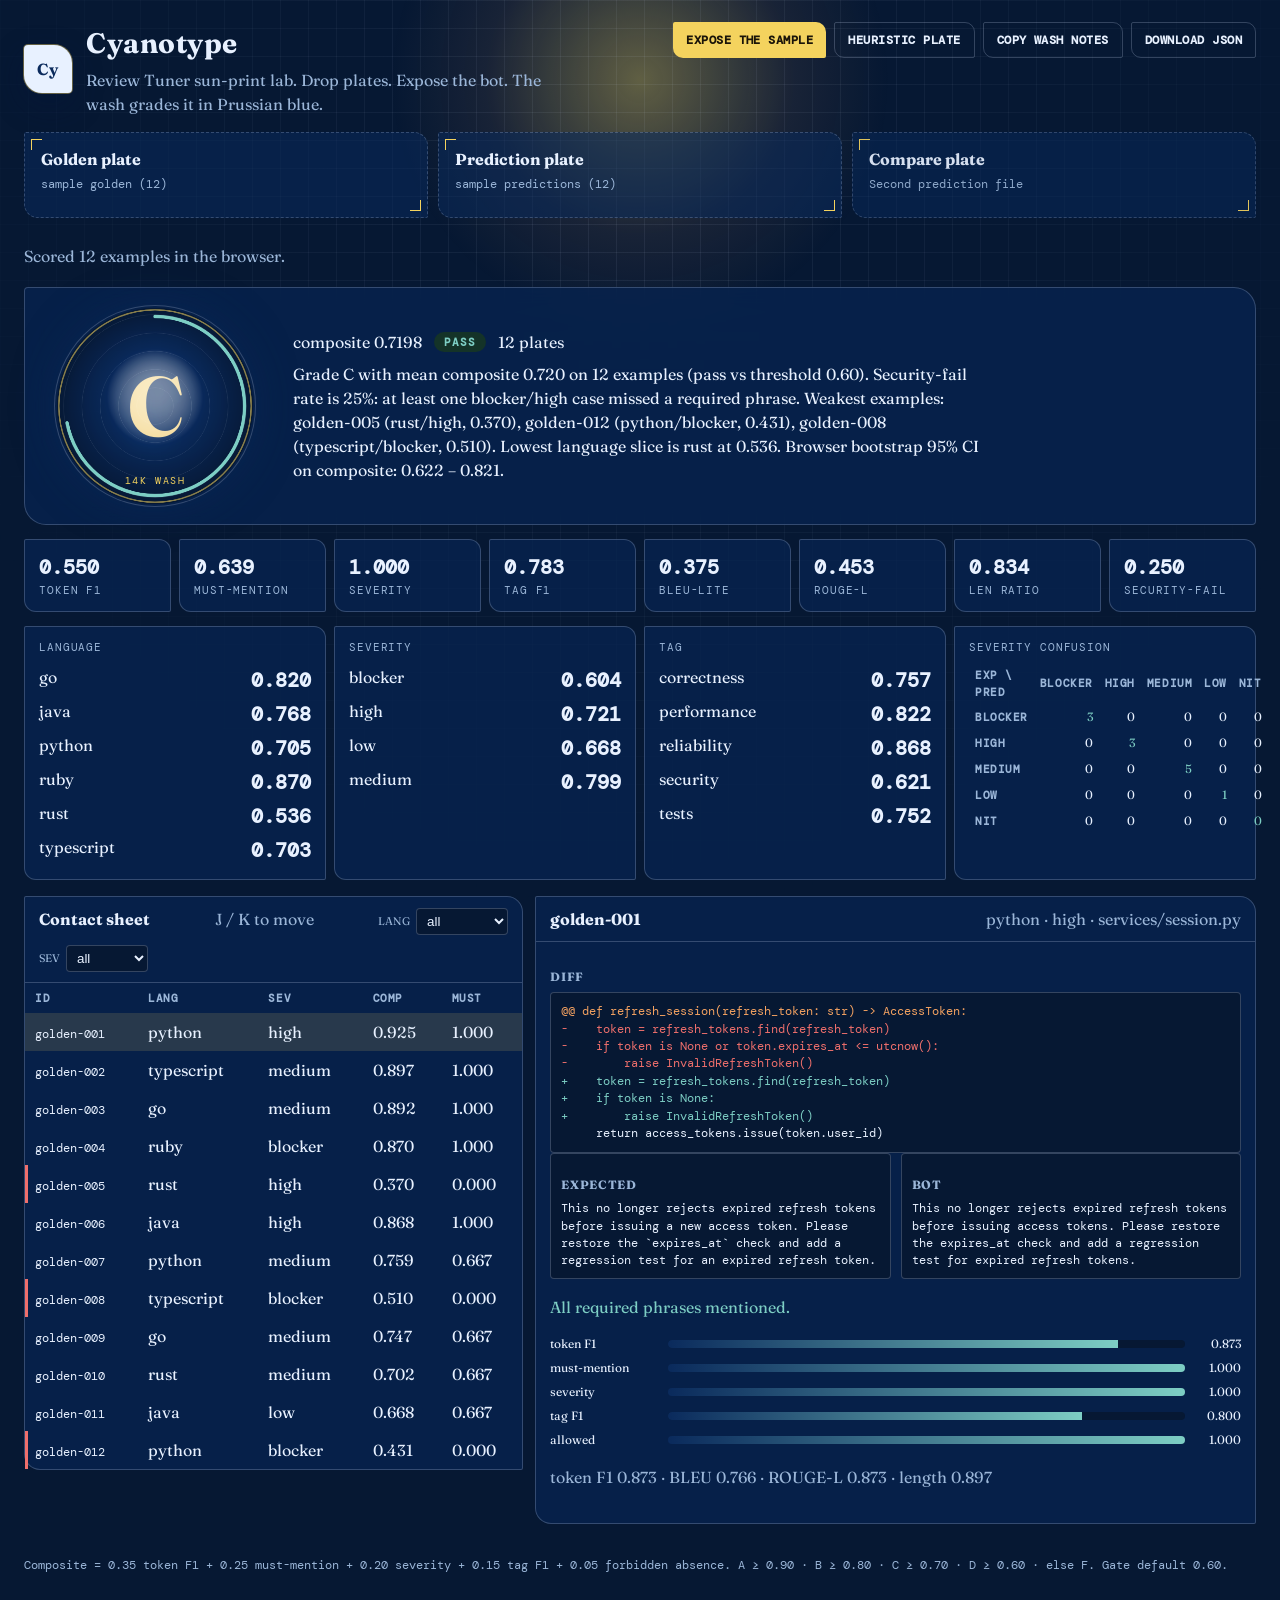
<file: src/review_tuner/studio_web/index.html>
<!DOCTYPE html>
<html lang="en">
<head>
  <meta charset="utf-8">
  <meta name="viewport" content="width=device-width, initial-scale=1">
  <title>Cyanotype — Review Tuner</title>
  <link rel="preconnect" href="https://fonts.googleapis.com">
  <link rel="preconnect" href="https://fonts.gstatic.com" crossorigin>
  <link href="https://fonts.googleapis.com/css2?family=DM+Mono:wght@400;500&family=Fraunces:opsz,wght@9..144,500;9..144,700&display=swap" rel="stylesheet">
  <link rel="stylesheet" href="styles.css">
</head>
<body>
  <div class="sun-lamp" aria-hidden="true"></div>
  <div class="blueprint-grid" aria-hidden="true"></div>
  <header class="top">
    <div class="brand">
      <span class="mark">Cy</span>
      <div>
        <h1>Cyanotype</h1>
        <p>Review Tuner sun-print lab. Drop plates. Expose the bot. The wash grades it in Prussian blue.</p>
      </div>
    </div>
    <div class="top-actions">
      <button type="button" id="sample-btn">Expose the sample</button>
      <button type="button" id="baseline-btn" class="ghost">Heuristic plate</button>
      <button type="button" id="copy-summary" class="ghost">Copy wash notes</button>
      <button type="button" id="download-json" class="ghost">Download JSON</button>
    </div>
  </header>

  <section class="drop-row" id="drop-row">
    <label class="drop" id="golden-drop">
      <input type="file" id="golden-file" accept=".jsonl,application/jsonl,text/plain">
      <strong>Golden plate</strong>
      <span id="golden-name">Drop or choose a JSONL</span>
    </label>
    <label class="drop" id="pred-drop">
      <input type="file" id="pred-file" accept=".jsonl,application/jsonl,text/plain">
      <strong>Prediction plate</strong>
      <span id="pred-name">Drop or choose a JSONL</span>
    </label>
    <label class="drop optional" id="pred-b-drop">
      <input type="file" id="pred-b-file" accept=".jsonl,application/jsonl,text/plain">
      <strong>Compare plate</strong>
      <span id="pred-b-name">Optional second print</span>
    </label>
  </section>

  <p class="status" id="status">Load plates or expose the sample. The sun-print scores a review bot in the browser.</p>

  <section class="hero hidden" id="hero">
    <div class="print-stage">
      <canvas id="print-bed" width="420" height="420" aria-hidden="true"></canvas>
      <div class="grade" id="grade">–</div>
      <p class="karat" id="karat-label">unexposed</p>
    </div>
    <div class="hero-copy">
      <div class="hero-meta">
        <span id="composite">composite —</span>
        <span class="chip" id="gate">—</span>
        <span id="count"></span>
      </div>
      <p id="summary"></p>
      <p class="compare-line hidden" id="compare-line"></p>
    </div>
  </section>

  <section class="metrics hidden" id="metrics"></section>
  <section class="slices hidden" id="slices"></section>

  <section class="workspace hidden" id="workspace">
    <div class="list-pane">
      <div class="pane-head">
        <h2>Contact sheet</h2>
        <span class="hint">J / K to move</span>
        <label class="filter">
          Lang
          <select id="filter-lang"><option value="">all</option></select>
        </label>
        <label class="filter">
          Sev
          <select id="filter-sev"><option value="">all</option></select>
        </label>
      </div>
      <div class="table-wrap">
        <table>
          <thead>
            <tr>
              <th>ID</th>
              <th>Lang</th>
              <th>Sev</th>
              <th>Comp</th>
              <th>Must</th>
            </tr>
          </thead>
          <tbody id="example-body"></tbody>
        </table>
      </div>
    </div>
    <div class="inspect-pane" id="inspector">
      <div class="pane-head">
        <h2 id="inspect-title">Loupe</h2>
        <span id="inspect-meta" class="hint"></span>
      </div>
      <div id="inspect-body" class="inspect-body">
        <p class="hint">Select a frame on the contact sheet.</p>
      </div>
    </div>
  </section>

  <footer>
    Composite = 0.35 token F1 + 0.25 must-mention + 0.20 severity + 0.15 tag F1 + 0.05 forbidden absence.
    A ≥ 0.90 · B ≥ 0.80 · C ≥ 0.70 · D ≥ 0.60 · else F. Gate default 0.60.
  </footer>

  <script src="eval-engine.js"></script>
  <script src="app.js"></script>
</body>
</html>
</file>
<file: src/review_tuner/studio_web/styles.css>
:root {
  --bg: #061833;
  --bg-2: #0a2a5c;
  --panel: rgba(8, 36, 82, 0.72);
  --ink: #e8f1ff;
  --muted: #9bb6d8;
  --line: rgba(214, 228, 255, 0.22);
  --accent: #f4d35e;
  --add: #7dcec4;
  --del: #ef6f6c;
  --hunk: #f4a261;
  --pass: #7dcec4;
  --fail: #ef6f6c;
  --weak: #f4d35e;
  --prussian: #0a2a5c;
  --bleach: #e8f1ff;
  --ferric: #c45c26;
  --mono: "DM Mono", ui-monospace, SFMono-Regular, Menlo, Consolas, monospace;
  --sans: Fraunces, "Iowan Old Style", Georgia, serif;
}

* { box-sizing: border-box; }
html, body { margin: 0; min-height: 100%; }

body {
  font: 16px/1.5 var(--sans);
  color: var(--ink);
  background: var(--bg);
  position: relative;
}

.blueprint-grid {
  pointer-events: none;
  position: fixed;
  inset: 0;
  z-index: 0;
  background-image:
    linear-gradient(rgba(214, 228, 255, 0.07) 1px, transparent 1px),
    linear-gradient(90deg, rgba(214, 228, 255, 0.07) 1px, transparent 1px);
  background-size: 28px 28px;
  mask-image: radial-gradient(circle at 50% 18%, #000 12%, transparent 78%);
}

.sun-lamp {
  pointer-events: none;
  position: fixed;
  top: -180px;
  left: 50%;
  z-index: 0;
  width: 520px;
  height: 520px;
  transform: translateX(-50%);
  border-radius: 50%;
  background: radial-gradient(circle, rgba(244, 211, 94, 0.38), rgba(244, 162, 97, 0.08) 42%, transparent 68%);
  animation: lamp-breathe 6s ease-in-out infinite;
}

@keyframes lamp-breathe {
  0%, 100% { opacity: 0.7; transform: translateX(-50%) scale(1); }
  50% { opacity: 1; transform: translateX(-50%) scale(1.06); }
}

body > header,
body > section,
body > p,
body > footer {
  position: relative;
  z-index: 1;
}

.top {
  display: flex;
  justify-content: space-between;
  gap: 16px;
  align-items: flex-start;
  padding: 22px 24px 8px;
}

.brand { display: flex; gap: 14px; align-items: center; }

.mark {
  width: 48px;
  height: 48px;
  border-radius: 4px 18px 4px 18px;
  display: grid;
  place-items: center;
  background: var(--bleach);
  color: var(--prussian);
  font-weight: 700;
  letter-spacing: 0.04em;
  font-family: var(--sans);
  box-shadow: 0 0 0 1px rgba(244, 211, 94, 0.4), 0 12px 30px rgba(0, 20, 60, 0.35);
}

h1 {
  margin: 0;
  font-size: 28px;
  font-weight: 700;
  letter-spacing: 0.02em;
}

.brand p, .hint, footer, .status { color: var(--muted); }
.brand p { margin: 4px 0 0; max-width: 46ch; }
.top-actions { display: flex; gap: 8px; flex-wrap: wrap; }

button {
  background: var(--accent);
  color: #1a1408;
  border: 0;
  border-radius: 2px 10px 2px 10px;
  padding: 9px 13px;
  font-weight: 650;
  cursor: pointer;
  font-family: var(--mono);
  font-size: 12px;
  letter-spacing: 0.04em;
  text-transform: uppercase;
}

button.ghost {
  background: transparent;
  color: var(--ink);
  border: 1px solid var(--line);
}

button:hover { filter: brightness(1.08); }

.drop-row {
  display: grid;
  grid-template-columns: repeat(3, minmax(0, 1fr));
  gap: 10px;
  padding: 8px 24px 0;
}

.drop {
  border: 1px dashed var(--line);
  background: rgba(10, 42, 92, 0.55);
  border-radius: 2px 14px 2px 14px;
  padding: 14px 16px;
  cursor: pointer;
  min-height: 86px;
  display: flex;
  flex-direction: column;
  gap: 4px;
  position: relative;
}

.drop::before,
.drop::after {
  content: "";
  position: absolute;
  width: 10px;
  height: 10px;
  border: 1px solid var(--accent);
}

.drop::before { top: 6px; left: 6px; border-right: 0; border-bottom: 0; }
.drop::after { right: 6px; bottom: 6px; border-left: 0; border-top: 0; }

.drop.optional { opacity: 0.92; }
.drop.hot { border-color: var(--accent); background: rgba(244, 211, 94, 0.12); }
.drop input { display: none; }
.drop span { color: var(--muted); font-size: 12px; word-break: break-all; font-family: var(--mono); }

.status { padding: 10px 24px 0; min-height: 2.2em; }
.status.error { color: var(--fail); }

.hero {
  margin: 18px 24px 0;
  background: var(--panel);
  border: 1px solid var(--line);
  border-radius: 4px 22px 4px 22px;
  padding: 18px 20px;
  display: grid;
  grid-template-columns: 220px minmax(0, 1fr);
  gap: 28px;
  align-items: center;
  backdrop-filter: blur(10px);
}

.print-stage {
  position: relative;
  width: 200px;
  height: 200px;
  margin: 0 auto;
}

#print-bed {
  position: absolute;
  inset: 0;
  width: 100%;
  height: 100%;
  border-radius: 50%;
  box-shadow: 0 0 0 1px rgba(232, 241, 255, 0.2), 0 0 40px rgba(8, 40, 90, 0.6);
}

.grade {
  position: absolute;
  inset: 0;
  display: grid;
  place-items: center;
  font-size: 84px;
  font-weight: 700;
  line-height: 1;
  color: var(--bleach);
  text-shadow: 0 8px 24px rgba(6, 24, 51, 0.55);
  mix-blend-mode: screen;
}

.grade.A { color: #d8fff6; }
.grade.B { color: #c9e8ff; }
.grade.C, .grade.D { color: var(--accent); }
.grade.F { color: #ffc4c2; }

.karat {
  position: absolute;
  left: 0;
  right: 0;
  bottom: 18px;
  margin: 0;
  text-align: center;
  font-family: var(--mono);
  font-size: 10px;
  letter-spacing: 0.16em;
  text-transform: uppercase;
  color: var(--accent);
}

.hero-meta { display: flex; gap: 12px; align-items: center; flex-wrap: wrap; }
.hero-copy p { margin: 8px 0 0; max-width: 70ch; }
.chip {
  border-radius: 999px;
  padding: 2px 10px;
  font-size: 11px;
  letter-spacing: 0.08em;
  text-transform: uppercase;
  font-weight: 700;
  font-family: var(--mono);
}
.chip.pass { background: #143328; color: var(--pass); }
.chip.weak { background: #3a2e12; color: var(--weak); }
.chip.fail { background: #3a1515; color: var(--fail); }

.metrics, .slices {
  padding: 14px 24px 0;
  display: grid;
  grid-template-columns: repeat(auto-fit, minmax(140px, 1fr));
  gap: 8px;
}

.metric, .slice-card {
  background: var(--panel);
  border: 1px solid var(--line);
  border-radius: 2px 12px 2px 12px;
  padding: 12px 14px;
}

.metric .value, .slice-card .value {
  font-variant-numeric: tabular-nums;
  font-size: 20px;
  font-weight: 650;
  font-family: var(--mono);
}

.metric .label, .slice-card .label {
  color: var(--muted);
  font-size: 11px;
  text-transform: uppercase;
  letter-spacing: 0.08em;
  font-family: var(--mono);
}

.slices { grid-template-columns: repeat(auto-fit, minmax(220px, 1fr)); }
.slice-card ul { list-style: none; margin: 8px 0 0; padding: 0; }
.slice-card li { display: flex; justify-content: space-between; gap: 12px; font-variant-numeric: tabular-nums; padding: 2px 0; }

.workspace {
  display: grid;
  grid-template-columns: minmax(280px, 0.9fr) minmax(0, 1.3fr);
  gap: 12px;
  padding: 16px 24px 24px;
  align-items: start;
}

.list-pane, .inspect-pane {
  background: var(--panel);
  border: 1px solid var(--line);
  border-radius: 2px 16px 2px 16px;
  min-height: 420px;
  backdrop-filter: blur(10px);
}

.pane-head {
  display: flex;
  justify-content: space-between;
  align-items: baseline;
  padding: 10px 14px;
  border-bottom: 1px solid var(--line);
  gap: 10px;
  flex-wrap: wrap;
}

.pane-head h2 { margin: 0; font-size: 16px; }
.filter { display: flex; gap: 6px; align-items: center; color: var(--muted); font-size: 11px; text-transform: uppercase; }
.filter select {
  background: #061833;
  color: var(--ink);
  border: 1px solid var(--line);
  border-radius: 4px;
  padding: 4px 6px;
}

.waterfall { margin: 12px 0; display: grid; gap: 6px; }
.wf-row { display: grid; grid-template-columns: 110px minmax(0, 1fr) 48px; gap: 8px; align-items: center; font-size: 12px; }
.wf-track { height: 8px; background: #061833; border-radius: 99px; overflow: hidden; }
.wf-track span { display: block; height: 100%; background: linear-gradient(90deg, #0a2a5c, #7dcec4); }
.wf-row em { font-style: normal; font-variant-numeric: tabular-nums; text-align: right; }
.confusion { width: 100%; margin-top: 8px; font-size: 12px; }
.confusion th, .confusion td { padding: 4px 6px; text-align: right; }
.confusion th:first-child, .confusion td:first-child { text-align: left; }
.table-wrap { overflow: auto; max-height: 640px; }
table { width: 100%; border-collapse: collapse; font-variant-numeric: tabular-nums; }
th, td { padding: 7px 10px; text-align: left; }
th { color: var(--muted); font-size: 11px; letter-spacing: 0.05em; text-transform: uppercase; font-family: var(--mono); }
tbody tr { cursor: pointer; }
tbody tr:hover { background: rgba(232, 241, 255, 0.06); }
tbody tr.active { background: rgba(244, 211, 94, 0.14); }
tbody tr.security td:first-child { box-shadow: inset 3px 0 0 var(--fail); }
code { font-family: var(--mono); font-size: 12px; }

.inspect-body { padding: 12px 14px 18px; }
.inspect-body h3 { margin: 14px 0 6px; font-size: 12px; color: var(--muted); text-transform: uppercase; letter-spacing: 0.06em; }
.split { display: grid; grid-template-columns: 1fr 1fr; gap: 10px; }
.pane-block {
  background: #061833;
  border-radius: 4px;
  padding: 8px 10px;
  border: 1px solid var(--line);
}
.pane-block pre, .diff {
  white-space: pre-wrap;
  margin: 0;
  font: 12px/1.45 var(--mono);
}
.diff {
  background: #061833;
  border-radius: 4px;
  padding: 10px;
  border: 1px solid var(--line);
  overflow: auto;
}
.diff .add { color: var(--add); }
.diff .del { color: var(--del); }
.diff .hunk { color: var(--hunk); }
.diff .file { color: var(--muted); }
.missed { color: var(--fail); }
.ok { color: var(--pass); }
.hidden { display: none; }
.compare-line { color: var(--accent); }

footer { padding: 8px 24px 28px; font-size: 12px; font-family: var(--mono); }

@media (max-width: 900px) {
  .drop-row, .workspace, .split, .hero { grid-template-columns: 1fr; }
  .top { flex-direction: column; }
}

@media (prefers-reduced-motion: reduce) {
  .sun-lamp { animation: none; }
}
</file>
